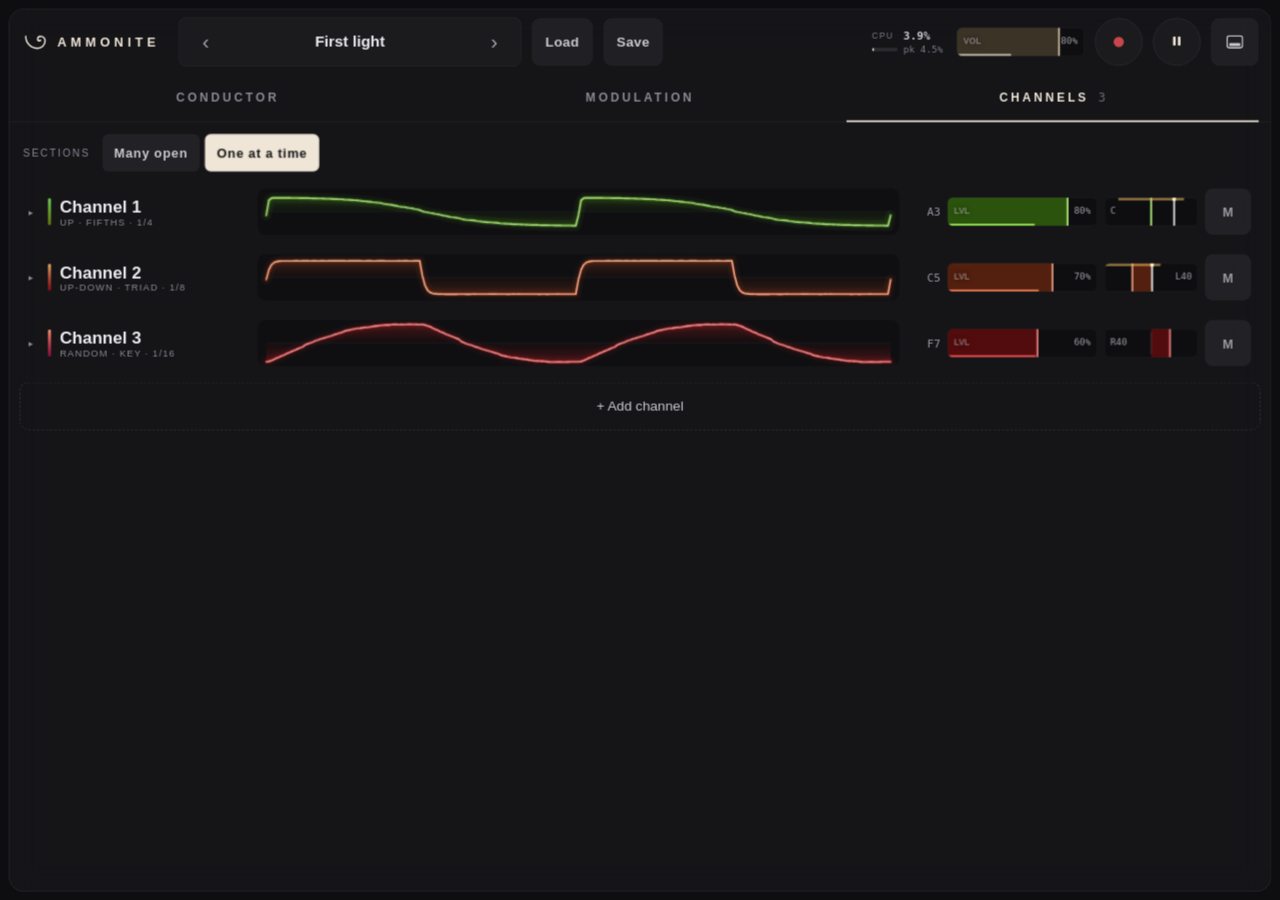
<file: web/dev.html>
<!DOCTYPE html>
<html lang="en" class="mini">
<head>
<meta charset="utf-8">
<meta name="viewport" content="width=device-width, initial-scale=1, maximum-scale=1, user-scalable=no, viewport-fit=cover">
<title>Ammonite Mini (dev)</title>
<!-- index.html plus fake-engine.js: the page in a plain browser, no engine (mini.ps1 serve). Keep in step with index.html. -->
<script>window.AMMO_MINI = true;</script>
<link rel="stylesheet" href="app.css">
</head>
<body>
<div id="ui">
  <main id="panel"></main>
</div>
<div id="stats"></div>
<script src="fake-engine.js"></script>
<script src="knobs.js"></script>
<script src="app.js"></script>
</body>
</html>
</file>
<file: web/app.css>
/* Ammonite Desktop: the stage and one panel of glass docked on the left or
   the right (app.js). The layout is 1440 high and as wide as the window,
   scaled to it by a transform on #ui; the stage canvas fills the window and
   centres in the room the panel leaves. Neutral greys; only sound glows. */
html, body { margin: 0; width: 100%; height: 100%; background: #0e0e10; overflow: hidden;
             font-family: "Barlow Semi Condensed", "Segoe UI", sans-serif; color: #ececf0;
             user-select: none; -webkit-user-select: none; }
button { font-family: inherit; cursor: pointer; }
canvas { display: block; }
select { font-family: inherit; }
#stage { position: absolute; left: 0; top: 0; width: 100%; height: 100%; cursor: grab; touch-action: none; }
#stage.grab { cursor: grabbing; } /* orbiting the camera */
#ui { position: absolute; left: 0; top: 0; width: 3440px; height: 1440px; transform-origin: 0 0; pointer-events: none; }
#ui > * { pointer-events: auto; }
.grow { flex-grow: 1; }
.lab { font-size: 12px; letter-spacing: 0.18em; color: #8a8a94; }
.lab.w64 { width: 64px; flex-shrink: 0; }
.row { display: flex; gap: 6px; align-items: flex-start; }
.row.center { align-items: center; }
.row.between { justify-content: space-between; }

/* ---- the panel */
.glass { position: absolute; box-sizing: border-box; border-radius: 18px; background: rgba(24,24,27,0.78);
         backdrop-filter: blur(18px); -webkit-backdrop-filter: blur(18px); border: 1px solid rgba(255,255,255,0.07); overflow: hidden;
         display: flex; flex-direction: column; }
#panel { top: 12px; bottom: 12px; width: 1336px; }
#panel.dock-left { left: 12px; }
#panel.dock-right { right: 12px; }
#panel.rail { width: 64px; align-items: center; gap: 10px; padding: 12px 0; }

.ptop { height: 64px; flex-shrink: 0; display: flex; align-items: center; gap: 12px; padding: 0 14px 0 18px; }
.ptop canvas.hfader.master { width: 150px; } /* the master volume, as the Conductor's */
/* the CPU meter: the engine's render time over real time, the last second's mean (number, bar) and peak (tick, small);
   warm from a 70% peak, hot from 90% */
.cpu { display: grid; grid-template-columns: auto auto; align-items: center; gap: 3px 7px; flex-shrink: 0; margin-right: 4px; }
.cpu .lab { font-size: 10px; letter-spacing: 0.16em; color: #7c7c86; }
.cpu .cpun { font: 600 13px "JetBrains Mono", Consolas, monospace; color: #c9c9d1; min-width: 46px; }
.cpu .cpubar { position: relative; width: 30px; height: 4px; border-radius: 2px; background: rgba(255,255,255,0.1); overflow: hidden; }
.cpu .cpubar i { position: absolute; left: 0; top: 0; bottom: 0; border-radius: 2px; background: rgba(239,230,216,0.6); }
.cpu .cpubar b { position: absolute; top: 0; bottom: 0; width: 2px; margin-left: -1px; background: #efe6d8; }
.cpu .cpupk { font: 11px "JetBrains Mono", Consolas, monospace; color: #7c7c86; }
.cpu.warm .cpun, .cpu.warm .cpupk { color: #f0b860; }
.cpu.warm .cpubar i, .cpu.warm .cpubar b { background: #f0b860; }
.cpu.hot .cpun, .cpu.hot .cpupk { color: #ff6a6f; }
.cpu.hot .cpubar i, .cpu.hot .cpubar b { background: #ff6a6f; }
.outpick { display: flex; align-items: center; gap: 6px; color: #9a9aa3; flex-shrink: 1; min-width: 0; }
.outpick .outsel { width: 200px; min-width: 90px; }
.ptop .brand { font-size: 15px; font-weight: 600; letter-spacing: 0.32em; color: #efe6d8; margin-right: 10px; }
.preset { display: flex; align-items: center; gap: 2px; height: 40px; padding: 0 4px; border-radius: 9px; background: #1b1b1e; border: 1px solid #26262b; }
.preset button { width: 30px; height: 30px; border: 0; border-radius: 6px; background: transparent; color: #a4a4ad; font-size: 18px; }
.preset button:hover { background: rgba(255,255,255,0.06); color: #ececf0; }
.preset .name { width: 250px; text-align: center; font-size: 17px; font-weight: 600; white-space: nowrap; overflow: hidden; text-overflow: ellipsis; }
.playbtn { width: 40px; height: 40px; flex-shrink: 0; border-radius: 50%; border: 1px solid #2c2c32; background: #1b1b1e; color: #efe6d8;
           display: flex; align-items: center; justify-content: center; padding: 0; }
.playbtn:hover { background: #26262b; }
.iconbtn { width: 28px; height: 28px; flex-shrink: 0; border-radius: 6px; border: 0; background: rgba(255,255,255,0.05); color: #c9c9d1; padding: 0; font-size: 14px;
           display: flex; align-items: center; justify-content: center; }
.iconbtn.lg { width: 38px; height: 38px; border-radius: 9px; font-size: 18px; }
.iconbtn.txt { width: auto; padding: 0 13px; font-size: 14px; font-weight: 600; letter-spacing: 0.02em; }
.iconbtn:hover { background: rgba(255,255,255,0.1); color: #efe6d8; }
/* record: a red dot; while recording it pulses and the time runs beside it */
.recbtn { height: 40px; min-width: 40px; flex-shrink: 0; box-sizing: border-box; border-radius: 20px; border: 1px solid #2c2c32; background: #1b1b1e;
          color: #efe6d8; display: flex; align-items: center; justify-content: center; gap: 9px; padding: 0 13px; }
.recbtn:hover { background: #26262b; }
.recbtn .rdot { width: 12px; height: 12px; border-radius: 50%; background: #c8464c; flex-shrink: 0; }
.recbtn .rtime { display: none; font: 600 15px Consolas, "Cascadia Mono", monospace; min-width: 38px; text-align: left; }
.recbtn.on { border-color: rgba(232,78,84,0.65); background: rgba(232,78,84,0.13); }
.recbtn.on .rdot { background: #ff5a60; animation: recpulse 1.2s ease-in-out infinite; }
.recbtn.on .rtime { display: inline; }
#panel.rail .recbtn.on .rtime { display: none; }
@keyframes recpulse { 0%, 100% { opacity: 1; box-shadow: 0 0 0 0 rgba(255,90,96,0.55); } 50% { opacity: 0.5; box-shadow: 0 0 12px 4px rgba(255,90,96,0.45); } }
/* a line of news at the bottom of the stage (saved, opened, recorded) */
#toast { position: absolute; bottom: 32px; transform: translateX(-50%); max-width: 1500px; box-sizing: border-box; padding: 12px 20px; border-radius: 12px;
         background: rgba(24,24,27,0.9); border: 1px solid rgba(255,255,255,0.1); color: #ececf0; font-size: 17px; white-space: nowrap;
         overflow: hidden; text-overflow: ellipsis; opacity: 0; transition: opacity 0.35s; pointer-events: none !important; }
#toast.show { opacity: 1; }

.tabs { display: flex; flex-shrink: 0; padding: 0 14px; border-bottom: 1px solid rgba(255,255,255,0.07); }
.tab { flex: 1 1 0; height: 46px; border: 0; border-bottom: 2px solid transparent; margin-bottom: -1px; background: none; color: #8a8a94;
       font-size: 13px; font-weight: 600; letter-spacing: 0.24em; }
.tab b { font-family: "JetBrains Mono", Consolas, monospace; font-weight: 400; letter-spacing: 0; color: #6c6c76; margin-left: 4px; }
.tab:hover { color: #c9c9d1; }
.tab[aria-selected="true"] { color: #efe6d8; border-bottom-color: #efe6d8; }
.pbody { flex-grow: 1; min-height: 0; overflow-y: auto; padding: 12px 12px 14px; }
.pbody::-webkit-scrollbar { width: 6px; }
.pbody::-webkit-scrollbar-thumb { background: rgba(255,255,255,0.12); border-radius: 3px; }

/* groups: the conductor's and the visual tab's blocks */
.group { border-radius: 14px; background: rgba(255,255,255,0.025); border: 1px solid rgba(255,255,255,0.05); padding: 12px 16px 14px; margin-bottom: 10px;
         display: flex; flex-direction: column; gap: 10px; }
.gtitle { display: flex; align-items: center; gap: 10px; font-size: 12px; font-weight: 600; letter-spacing: 0.24em; color: #a4a4ad; }
.empty { padding: 18px 8px; font-size: 14px; color: #7c7c86; }
.hint { font-size: 12px; color: #8a8a94; padding: 6px 2px 2px; }
.hint.flush { padding: 0 0 0 4px; }
.small { height: 30px; padding: 0 12px; border-radius: 7px; border: 1px solid #2c2c32; background: transparent; color: #8a8a94; font-size: 13px; flex-shrink: 0; }
.small[aria-pressed="true"] { border-color: rgba(239,230,216,0.45); color: #efe6d8; }
.seg { display: flex; gap: 2px; padding: 2px; border-radius: 9px; background: #1b1b1e; border: 1px solid #26262b; }
.seg button { height: 32px; padding: 0 16px; border: 0; border-radius: 7px; background: transparent; color: #a4a4ad;
              font-size: 13px; font-weight: 600; letter-spacing: 0.14em; }
.seg button[aria-pressed="true"] { background: #efe6d8; color: #141414; }

/* conductor */
.cgrid { display: grid; grid-template-columns: minmax(0, 1fr) minmax(0, 1fr); gap: 10px; align-items: start; }
.cgrid .group { margin-bottom: 0; }
.cgrid .group.wide { grid-column: 1 / -1; } /* SPACE: a view beside six knobs; the Modulation tab's MACROS, CHANNELS */
.wheelrow { display: flex; gap: 22px; align-items: center; }
canvas.wheel { width: 380px; height: 380px; flex-shrink: 0; }
.keybox { display: flex; flex-direction: column; gap: 10px; flex-grow: 1; min-width: 0; }
.big { font-size: 34px; font-weight: 600; line-height: 1.05; }
.big.tempo { font-size: 40px; }
span.big.tempo { cursor: text; }
span.big.tempo:hover { color: #fff; text-decoration: underline dotted rgba(255,255,255,0.35); text-underline-offset: 6px; }
input.tempoin { width: 3.4em; padding: 0 4px; background: #1b1b1e; color: #ececf0; border: 1px solid #4a4a52; border-radius: 6px; font-family: inherit; outline: none; }
.keybox .chordnow { font-size: 16px; color: #c9c9d1; }
.keybox .chordnow b { color: #efe6d8; font-weight: 600; }
canvas.prog { width: 100%; height: 60px; }
.tbtn { height: 30px; margin-left: 8px; padding: 0 10px; border-radius: 6px; border: 1px solid #2c2c32; background: none; color: #c9c9d1;
        font-size: 12px; letter-spacing: 0.06em; white-space: nowrap; }
.tbtn:hover { border-color: rgba(255,255,255,0.3); color: #ececf0; }
.sel { background: #1b1b1e; color: #ececf0; border: 1px solid #2c2c32; border-radius: 6px; height: 30px; font-size: 14px; padding: 0 6px; max-width: 100%; }
.pill { font-size: 10px; letter-spacing: 0.12em; padding: 2px 6px; border-radius: 4px; background: #23332a; color: #9ff0c0; }
.pill.int { background: #2b2b33; color: #c9c9d1; }

/* channels: the accordion */
.ch { border-radius: 12px; border: 1px solid transparent; margin-bottom: 3px; }
.ch:not(.open):hover { background: rgba(255,255,255,0.03); }
.ch.open { background: rgba(255,255,255,0.045); border-color: rgba(239,230,216,0.24); margin: 6px 0 9px; }
.chrow { height: 64px; display: flex; align-items: center; gap: 8px; padding-right: 10px; }
.chpick { width: 270px; flex-shrink: 0; height: 100%; display: flex; align-items: center; gap: 10px; border: 0; background: none;
          padding: 0 0 0 10px; color: inherit; text-align: left; }
.chev { width: 12px; flex-shrink: 0; color: #8a8a94; font-size: 11px; }
canvas.bar { width: 4px; height: 32px; flex-shrink: 0; }
.chpick .names { min-width: 0; }
.chpick .nm, .vrow .nm { font-size: 16px; font-weight: 600; display: block; line-height: 1.15; }
.chpick .nm { font-size: 20px; } /* a channel's name above its groups' headings */
.chpick .sub { font-size: 11px; letter-spacing: 0.12em; color: #8a8a94; white-space: nowrap; overflow: hidden; text-overflow: ellipsis; display: block; text-transform: uppercase; }
.ch.open .chpick .nm { color: #efe6d8; }
canvas.scope { flex: 1 1 0; min-width: 0; height: 54px; cursor: pointer; }
.note { font-family: "JetBrains Mono", Consolas, monospace; font-size: 13px; color: #9a9aa3; width: 40px; flex-shrink: 0; text-align: right; }
canvas.hfader { width: 176px; height: 30px; flex-shrink: 0; cursor: ew-resize; touch-action: none; }
canvas.hfader.pan { width: 110px; }
.tog { width: 28px; height: 28px; flex-shrink: 0; border-radius: 6px; border: 0; background: rgba(255,255,255,0.06); color: #9a9aa3;
       padding: 0; display: flex; align-items: center; justify-content: center; font-size: 11px; font-weight: 700; }
.tog.eye[aria-pressed="true"] { background: rgba(239,230,216,0.12); color: #efe6d8; }
.tog.eye[aria-pressed="false"] { color: #6c6c76; }
.tog.mute[aria-pressed="true"] { background: #e5484d; color: #fff; }
.addbtn { width: 100%; margin-top: 6px; height: 40px; border-radius: 10px; border: 1px dashed rgba(255,255,255,0.14); background: none; color: #c9c9d1; font-size: 14px; }
.addbtn:hover { border-color: rgba(255,255,255,0.3); }

/* what a channel contains */
.chbody { padding: 0 12px 8px 14px; border-top: 1px solid rgba(255,255,255,0.06); }
.sec { border-bottom: 1px solid rgba(255,255,255,0.05); }
.sec:last-child { border-bottom: 0; }
.sechead { width: 100%; height: 36px; display: flex; align-items: center; gap: 8px; padding: 0 4px; border: 0; background: none; color: inherit; text-align: left; }
.sechead .t { font-size: 12px; font-weight: 600; letter-spacing: 0.22em; color: #d6d6dc; }
.sec.open .sechead .t { color: #efe6d8; }
.sechead .sum { margin-left: auto; font-size: 12px; color: #7c7c86; }
.secbody { display: flex; flex-direction: column; gap: 10px; padding: 2px 4px 12px 24px; }
.chips { display: flex; flex-wrap: wrap; gap: 4px; align-items: center; }
.chips .lab { margin-right: 4px; width: 76px; font-size: 11px; letter-spacing: 0.16em; color: #7c7c86; }
.chip { height: 28px; display: flex; align-items: center; padding: 0 11px; border-radius: 6px; border: 0; font-size: 13px; font-weight: 600;
        letter-spacing: 0.08em; background: rgba(255,255,255,0.06); color: #c9c9d1; }
.chip:hover { background: rgba(255,255,255,0.12); }
.chip[aria-pressed="true"] { background: #efe6d8; color: #141414; }
/* a group (GENERATOR, INSTRUMENT, EFFECTS, VISUAL): a band of its own; its sections set in under it, smaller */
.cgrp { margin-top: 8px; }
.cgrp:first-child { margin-top: 10px; }
.cgroup { display: flex; align-items: center; gap: 14px; min-height: 44px; padding: 0 12px 0 8px; border-radius: 9px;
          background: rgba(255,255,255,0.045); border: 1px solid rgba(255,255,255,0.06); }
.cgrp.open > .cgroup { background: rgba(239,230,216,0.07); border-color: rgba(239,230,216,0.16); }
.cglab { font-size: 12px; font-weight: 700; letter-spacing: 0.22em; color: #c9c9d1; }
.cgrp.open .cglab { color: #efe6d8; }
.cghead { display: flex; align-items: center; gap: 10px; height: 44px; padding: 0 4px; border: 0; background: none; color: #9a9aa3; flex-shrink: 0; }
.cghead .chev { font-size: 13px; width: 14px; color: inherit; }
.cghead:hover .cglab, .cghead:hover .chev { color: #ffffff; }
.cgsum { margin-left: auto; font-size: 12px; color: #8a8a94; white-space: nowrap; overflow: hidden; text-overflow: ellipsis; min-width: 0; }
.grpbody { margin: 4px 0 6px 15px; padding-left: 12px; border-left: 2px solid rgba(239,230,216,0.14); }
.tabgrp > .grpbody { display: flex; flex-direction: column; gap: 10px; padding: 8px 4px 8px 16px; } /* the Visual tab's */
.tabgrp:first-of-type { margin-top: 2px; }
.grpbody .sechead { height: 32px; }
.grpbody .sechead .t { font-size: 11px; font-weight: 600; letter-spacing: 0.18em; color: #a4a4ad; }
.grpbody .sec.open .sechead .t { color: #efe6d8; }
.chopts { display: flex; align-items: center; gap: 14px; padding: 2px 4px 10px; }
.cgsub { font-size: 11px; letter-spacing: 0.16em; color: #8a8a94; }
.srow { display: flex; align-items: center; gap: 22px; }
canvas.viz { width: 460px; height: 136px; flex-shrink: 0; }
/* PATTERN's second row (app.js noteRow): COUNT's chips under the step view, Rotate / Shift / Seed under the first row's knobs */
.notel { width: 460px; flex-shrink: 0; display: flex; align-items: center; }
.chipline { display: flex; flex-wrap: wrap; gap: 6px 36px; }
.knobs { display: grid; grid-template-columns: repeat(6, minmax(0, 1fr)); gap: 4px 0; flex-grow: 1; }
.kcell { display: flex; flex-direction: column; align-items: center; gap: 0; }
.kcell canvas { width: 100px; height: 120px; cursor: ns-resize; touch-action: none; }
.kcell.compact canvas { width: 88px; height: 106px; }
.kcell .klab { font-size: 13px; letter-spacing: 0.12em; color: #9a9aa3; text-transform: uppercase; margin-top: -2px; }
/* a modulated knob's tags under its name, one per route in its source's colour (--c, --cb, --ce: app.js srcVars):
   short name and amount; drag one up / down, double-click, right-click. Each is 26 px tall to grab (48 by touch, for
   Mini), stacked, so a row of six knobs keeps its columns and grows only as tall as its most modulated knob. */
.mtags { display: flex; flex-direction: column; align-items: center; margin-top: 2px; }
.mtags:empty { display: none; }
.mtag { display: flex; align-items: center; justify-content: center; min-height: 26px; padding: 0 2px; cursor: ns-resize; touch-action: none; }
.mtag b { display: block; height: 21px; line-height: 19px; box-sizing: border-box; padding: 0 8px; border-radius: 11px; border: 1px solid var(--ce); background: var(--cb);
          color: var(--c); font: 600 12px "JetBrains Mono", Consolas, monospace; letter-spacing: 0; white-space: nowrap; pointer-events: none; }
.mtag:hover b { border-color: var(--c); }
.mtag.hot b { background: var(--c); border-color: var(--c); color: #141414; }
@media (pointer: coarse) { .mtag { min-height: 48px; } }
/* modulation: the LFO sections, the routes, the assign bar */
.knobs.two { grid-template-columns: repeat(2, minmax(0, 1fr)); }
.knobs.three { grid-template-columns: repeat(3, minmax(0, 1fr)); }
/* the Modulation tab: a section each for the LFOs and the macros, a group per source (its head: colour, name, what it
   moves, Assign, remove), its targets below */
.modsec { margin-bottom: 18px; }
.modhead { display: flex; align-items: baseline; gap: 12px; padding: 2px 4px 8px; font-size: 13px; font-weight: 600; letter-spacing: 0.16em; color: #9a9aa3; }
.modcount { font: 500 12px "JetBrains Mono", Consolas, monospace; letter-spacing: 0; color: #c9a86a; }
.srcgrp { display: flex; flex-direction: column; gap: 8px; min-width: 0; }
.srchead { display: flex; align-items: center; gap: 10px; min-width: 0; }
.srcdot { width: 12px; height: 12px; border-radius: 50%; flex-shrink: 0; background: var(--c); }
.srcname { font-size: 15px; font-weight: 600; letter-spacing: 0.06em; color: #ececf0; flex-shrink: 0; }
.srcname.rename { cursor: text; }
.srcname.rename:hover { color: #fff; text-decoration: underline dotted rgba(255,255,255,0.35); text-underline-offset: 4px; }
input.renamein { width: 150px; height: 26px; padding: 0 6px; background: #1b1b1e; color: #ececf0; border: 1px solid #4a4a52; border-radius: 6px;
                 font-family: inherit; font-size: 15px; font-weight: 600; letter-spacing: 0.06em; outline: none; flex-shrink: 0; }
.srcsum { flex-grow: 1; min-width: 0; font-size: 12px; color: #8a8a94; white-space: nowrap; overflow: hidden; text-overflow: ellipsis; }
.srchead .tbtn.assign { margin-left: 0; }
.srcgrp .row.center { gap: 10px; }
.srcgrp .sel { width: 130px; }
canvas.viz.narrow { width: 300px; }
/* a channel card's pointer to the Modulation tab */
.cgroup.chmod { margin-top: 8px; gap: 12px; padding: 0 12px 0 36px; }
.cgroup.chmod .cgsum { flex-grow: 1; min-width: 0; white-space: nowrap; overflow: hidden; text-overflow: ellipsis; }
.tbtn.assign { margin-left: auto; }
.tbtn.assign.on, .assignbar .tbtn { border-color: rgba(239,230,216,0.6); color: #efe6d8; background: rgba(239,230,216,0.1); }
.routes { display: flex; flex-direction: column; gap: 6px; }
/* a target row: where, Bipolar / Unipolar, the amount (fader, typed %, in units), remove; lit while its tag is hovered */
.route { display: flex; align-items: center; gap: 7px; height: 36px; border-radius: 7px; margin: 0 -4px; padding: 0 4px; }
.route.hot { background: var(--cb); }
.route .tname { width: 160px; flex-shrink: 0; font-size: 13px; color: #c9c9d1; white-space: nowrap; overflow: hidden; text-overflow: ellipsis; }
.route canvas.hfader.amt { flex-grow: 1; min-width: 70px; width: 120px; }
.pol { width: 90px; height: 28px; flex-shrink: 0; padding: 0; border-radius: 6px; border: 1px solid #34343a; background: none; color: #c9c9d1; font-size: 12px; font-weight: 600; }
.pol:hover:not(:disabled) { border-color: #5a5a62; color: #ececf0; }
.pol:disabled { opacity: 0.45; cursor: default; }
input.num { width: 46px; height: 28px; flex-shrink: 0; box-sizing: border-box; padding: 0 6px; background: #1b1b1e; color: #ececf0; border: 1px solid #2c2c32;
            border-radius: 6px; font: 13px "JetBrains Mono", Consolas, monospace; text-align: right; outline: none; }
input.num:focus { border-color: var(--c, #5a5a62); }
.pctu { font-size: 12px; color: #7c7c86; margin-left: -4px; }
.amtu { width: 76px; flex-shrink: 0; font: 600 12px "JetBrains Mono", Consolas, monospace; color: var(--c); white-space: nowrap; }
/* a tag's menu (right-click, long-press) */
.modmenu { position: absolute; z-index: 30; min-width: 280px; box-sizing: border-box; padding: 10px 12px 12px; border-radius: 12px; background: rgba(30,30,34,0.97);
           border: 1px solid var(--ce); box-shadow: 0 12px 32px rgba(0,0,0,0.55); display: flex; flex-direction: column; gap: 10px; font-size: 13px; }
.modmenu .mmhead { display: flex; align-items: center; gap: 8px; color: #a4a4ad; white-space: nowrap; }
.modmenu .mmhead b { color: var(--c); font-weight: 600; }
.modmenu .mmrow { display: flex; align-items: center; gap: 8px; }
.modmenu .mmrow .lab { font-size: 11px; letter-spacing: 0.16em; color: #7c7c86; width: 70px; }
.modmenu .amtu { width: auto; }
.modmenu .tbtn.mmrm { margin-left: 0; align-self: flex-start; color: #ff8a8e; border-color: rgba(255,106,111,0.35); }
.modmenu .tbtn.mmrm:hover { border-color: rgba(255,106,111,0.7); color: #ffb0b3; }
.assignbar { display: flex; align-items: center; gap: 10px; flex-shrink: 0; margin: 10px 14px 0; padding: 8px 12px; border-radius: 10px;
             background: var(--cb); border: 1px solid var(--ce); font-size: 14px; color: #d6d6dc; }
.assignbar b { color: var(--c); }
.assignbar .adot { width: 10px; height: 10px; border-radius: 50%; background: var(--c); flex-shrink: 0; animation: apulse 1.4s ease-in-out infinite; }
.assignbar .tbtn { border-color: var(--ce); color: var(--c); background: none; }
@keyframes apulse { 0%, 100% { opacity: 1; } 50% { opacity: 0.35; } }
.lookrow { display: flex; align-items: center; gap: 8px; }
.lookrow .lab { width: 76px; font-size: 11px; letter-spacing: 0.16em; color: #7c7c86; }
.lookseg { display: flex; gap: 2px; padding: 2px; border-radius: 8px; background: rgba(0,0,0,0.25); border: 1px solid rgba(255,255,255,0.06); flex-grow: 1; }
.lookseg button { flex: 1 1 0; height: 28px; padding: 0 6px; border: 0; border-radius: 6px; background: transparent; color: #b4b4bd; font-size: 11px; font-weight: 600; letter-spacing: 0.1em; }
.lookseg button[aria-pressed="true"] { background: #efe6d8; color: #141414; }

/* visual tab: one line per channel */
.vrow { display: flex; align-items: center; gap: 12px; height: 44px; }
.vrow .nm { width: 130px; flex-shrink: 0; }

/* the rail */
.raildiv { width: 28px; border-top: 1px solid rgba(255,255,255,0.08); margin: 4px 0; }
.raildot { width: 40px; height: 32px; border: 0; border-radius: 8px; background: transparent; padding: 0; display: flex; align-items: center; justify-content: center; }
.raildot:hover { background: rgba(255,255,255,0.07); }
.raildot canvas { width: 24px; height: 24px; }

/* the pin bar (app.js buildBar): along the bottom of the stage beside the panel (or its rail), glass as the panel;
   each pin a copy of its knob or fader, labelled where it lives in its channel's (or source's) colour, --c */
#pinbar { position: absolute; bottom: 12px; box-sizing: border-box; display: flex; align-items: stretch; gap: 6px; min-height: 76px; padding: 8px 10px 6px 8px;
          border-radius: 18px; background: rgba(24,24,27,0.78); backdrop-filter: blur(18px); -webkit-backdrop-filter: blur(18px); border: 1px solid rgba(255,255,255,0.07); }
.pinhead { display: flex; flex-direction: column; align-items: center; gap: 6px; width: 44px; flex-shrink: 0; padding-top: 4px; }
.pinhead .lab { font-size: 10px; letter-spacing: 0.18em; }
.pincount { font: 11px "JetBrains Mono", Consolas, monospace; color: #6c6c76; }
.pinempty { align-self: center; padding: 0 12px; font-size: 14px; color: #8a8a94; }
.pinempty b { color: #c9c9d1; font-weight: 600; }
.pins { display: flex; gap: 2px; align-items: flex-start; min-width: 0; flex-grow: 1; overflow-x: auto; overflow-y: hidden; }
.pins::-webkit-scrollbar { height: 5px; }
.pins::-webkit-scrollbar-thumb { background: rgba(255,255,255,0.12); border-radius: 3px; }
.pin { position: relative; display: flex; flex-direction: column; align-items: center; width: 112px; flex-shrink: 0; padding: 2px 0 2px; border-radius: 10px; --c: #c9c9d1; }
.pin:hover { background: rgba(255,255,255,0.035); }
.pin.fader { width: 186px; }
.pin.off { opacity: 0.38; } /* its channel off (its LFO, its macro not in use): kept, dim */
.pin.moving { z-index: 2; opacity: 0.85; background: rgba(255,255,255,0.07); }
.pinlab { max-width: 104px; height: 20px; line-height: 20px; font-size: 13px; font-weight: 600; letter-spacing: 0.05em; color: var(--c); white-space: nowrap;
          overflow: hidden; text-overflow: ellipsis; cursor: grab; touch-action: none; }
.pin.fader .pinlab { max-width: 176px; }
.pin canvas.knob { width: 96px; height: 114px; cursor: ns-resize; touch-action: none; }
.pin canvas.hfader { width: 170px; margin-top: 38px; }
.pin canvas.hfader.pan { width: 140px; }
.pinx { position: absolute; top: 0; right: 0; width: 20px; height: 20px; border: 0; border-radius: 5px; padding: 0; background: rgba(255,255,255,0.08); color: #c9c9d1;
        font-size: 13px; line-height: 20px; opacity: 0; }
.pin:hover .pinx { opacity: 1; }
.pinx:hover { background: rgba(255,106,111,0.25); color: #fff; }
.iconbtn.barbtn[aria-pressed="true"] { color: #efe6d8; background: rgba(239,230,216,0.14); }
/* a knob's pin, top right, on hover (shown, dim, while it is pinned); by touch a long press instead */
.kcell { position: relative; }
.pinbtn { position: absolute; top: 2px; left: calc(50% + 36px); width: 20px; height: 20px; padding: 0; border: 0; border-radius: 5px; background: rgba(255,255,255,0.08);
          color: #c9c9d1; display: flex; align-items: center; justify-content: center; opacity: 0; }
.kcell:hover .pinbtn { opacity: 0.8; }
.pinbtn[aria-pressed="true"] { opacity: 0.5; color: #efe6d8; background: rgba(239,230,216,0.16); }
.pinbtn:hover { opacity: 1 !important; background: rgba(255,255,255,0.18); }
@media (pointer: coarse) { .pinbtn:not([aria-pressed="true"]) { display: none; } }
.modmenu.pinmenu { min-width: 220px; border-color: var(--ce, rgba(255,255,255,0.18)); }
.modmenu.pinmenu .srcdot { background: var(--c, #c9c9d1); }
.modmenu .tbtn.mmpin { margin-left: 0; align-self: flex-start; display: flex; align-items: center; gap: 7px; height: 32px; padding: 0 12px; font-size: 13px; }

/* the scope's lane labels (app.js scopeLabels): the channel's name and note, top left of its lane, in its colour;
   under the panel, never in the way of the mouse */
#stage.scopemode { cursor: default; }
#ui > #scopelab { position: absolute; left: 0; top: 0; width: 0; height: 0; pointer-events: none; }
.sclab { position: absolute; display: flex; gap: 8px; align-items: baseline; white-space: nowrap; text-shadow: 0 0 4px #0e0e10, 0 0 2px #0e0e10; }
.sclab b { font-size: 12px; font-weight: 600; letter-spacing: 0.16em; text-transform: uppercase; }
.sclab i { font: 12px "JetBrains Mono", Consolas, monospace; font-style: normal; opacity: 0.8; }

#stats { position: absolute; top: 12px; font: 12px Consolas, "Cascadia Mono", monospace; color: rgba(220,220,228,0.8);
         white-space: pre; pointer-events: none; text-shadow: 0 0 4px #000; display: none; }
#fail { position: absolute; left: 0; right: 0; top: 45%; text-align: center; color: #f98; font-size: 16px; display: none; }

/* ---- Mini mode (app.js MINI, set by Ammonite Mini's index.html: html.mini): one panel of glass filling the tablet's
   screen, no stage, made for touch. The layout is 900 high (0.89 on the tablet's 1333x800 CSS px). No page zoom,
   scrolling or selection but the panel's own; controls take the pointer whole. Every target is at least 54 px of the
   layout (48 CSS px, about 9 mm); a chip draws smaller and its ::after makes up the rest. Hover looks only with a
   mouse (app.js hoverOnlyWithMouse). Only these rules know Mini; desktop never has the class. */
html.mini, html.mini body { overscroll-behavior: none; touch-action: none; -webkit-touch-callout: none; -webkit-tap-highlight-color: transparent; }
.mini #ui { width: 1500px; height: 900px; }
.mini #panel { top: 10px; bottom: 10px; left: 10px; right: 10px; width: auto; }
.mini .row { gap: 8px; }
.mini .ptop { height: 76px; }
.mini .ptop canvas.hfader.master { width: 150px; }
.mini .preset { height: 58px; box-sizing: border-box; }
.mini .preset button { width: 54px; height: 54px; border-radius: 7px; font-size: 24px; }
.mini .preset .name { width: 280px; font-size: 18px; }
.mini .playbtn { width: 56px; height: 56px; }
.mini .iconbtn, .mini .iconbtn.lg { width: 56px; height: 56px; border-radius: 10px; font-size: 18px; }
.mini .iconbtn.txt { width: auto; min-width: 56px; padding: 0 16px; font-size: 16px; }
.mini .recbtn { height: 56px; min-width: 56px; border-radius: 28px; }
.mini #toast { left: 50%; }
.mini .tab { height: 56px; font-size: 14px; }
.mini .pbody { touch-action: pan-y; overscroll-behavior: contain; }
.mini .sel { height: 54px; border-radius: 8px; font-size: 16px; padding: 0 10px; }
.mini .tbtn { height: 54px; padding: 0 16px; border-radius: 8px; font-size: 14px; }
.mini span.big.tempo { display: inline-block; line-height: 54px; } /* tap to type */
.mini input.tempoin { height: 54px; box-sizing: border-box; }
.mini canvas.prog { height: 66px; } /* Custom: tap a step */
.mini .chrow { height: 72px; }
.mini canvas.hfader { height: 54px; } /* app.js drawFader: the bar 34 high across the middle */
.mini .tog { width: 54px; height: 54px; border-radius: 9px; font-size: 15px; }
.mini .addbtn { height: 56px; font-size: 16px; }
.mini .sechead, .mini .grpbody .sechead { height: 54px; }
.mini .chips { gap: 10px 6px; }
.mini .chip { position: relative; height: 44px; min-width: 50px; justify-content: center; padding: 0 14px; border-radius: 7px; font-size: 15px; letter-spacing: 0.06em; }
.mini .chip::after { content: ""; position: absolute; left: -3px; right: -3px; top: -5px; bottom: -5px; } /* the target: 54 high, the gap shared */
.mini .cgroup { min-height: 58px; }
.mini .cghead { height: 56px; }
.mini .chipline { gap: 10px 36px; }
/* modulation: tags, the source heads, the target rows, the menus */
.mini .mtag { min-height: 54px; }
.mini .mtag b { height: 26px; line-height: 24px; font-size: 13px; padding: 0 10px; border-radius: 13px; }
.mini .srchead { min-height: 56px; }
.mini .srcname { font-size: 17px; line-height: 54px; }
.mini input.renamein { height: 54px; width: 180px; font-size: 17px; }
.mini .srcgrp .sel { width: 150px; }
.mini .route { height: 60px; }
.mini .route .tname { font-size: 14px; }
.mini .pol { width: 104px; height: 54px; border-radius: 8px; font-size: 13px; }
.mini input.num { width: 64px; height: 54px; font-size: 16px; border-radius: 8px; }
.mini .amtu { font-size: 13px; }
.mini .modmenu { min-width: 340px; padding: 12px 14px 14px; font-size: 15px; gap: 12px; }
.mini .modmenu.pinmenu { min-width: 260px; }
.mini .modmenu .tbtn.mmpin { height: 54px; padding: 0 16px; font-size: 15px; }
.mini .assignbar { font-size: 15px; }
/* the pin bar: a drawer along the bottom of the screen (the panel ends above it: app.js placeDrawer). Pins come and go
   by a long press on a knob or fader (its menu); a pin's label is its handle to move it along the drawer; no ×, no
   pin buttons (by touch they would be small targets that cannot be seen) */
.mini #pinbar { left: 10px; right: 10px; bottom: 10px; animation: drawer 0.18s ease-out; }
@keyframes drawer { from { transform: translateY(40px); opacity: 0; } to { transform: none; opacity: 1; } }
.mini .pinhead { width: 60px; }
.mini .pins { touch-action: pan-x; overscroll-behavior: contain; }
.mini .pinlab { height: 54px; line-height: 54px; font-size: 14px; max-width: 108px; }
.mini .pin.fader .pinlab { max-width: 176px; }
.mini .pin canvas.hfader { margin-top: 30px; }
.mini .pinx { display: none; }
.mini .pin .mtags { display: none; } /* the drawer stays one knob high: its rings show the modulation, the panel's tags set it */
.mini .pinbtn { pointer-events: none; } /* only the mark that a knob is pinned */
.mini .pinbtn:not([aria-pressed="true"]) { display: none; }
.mini #stats { left: 50%; transform: translateX(-50%); }
</file>
